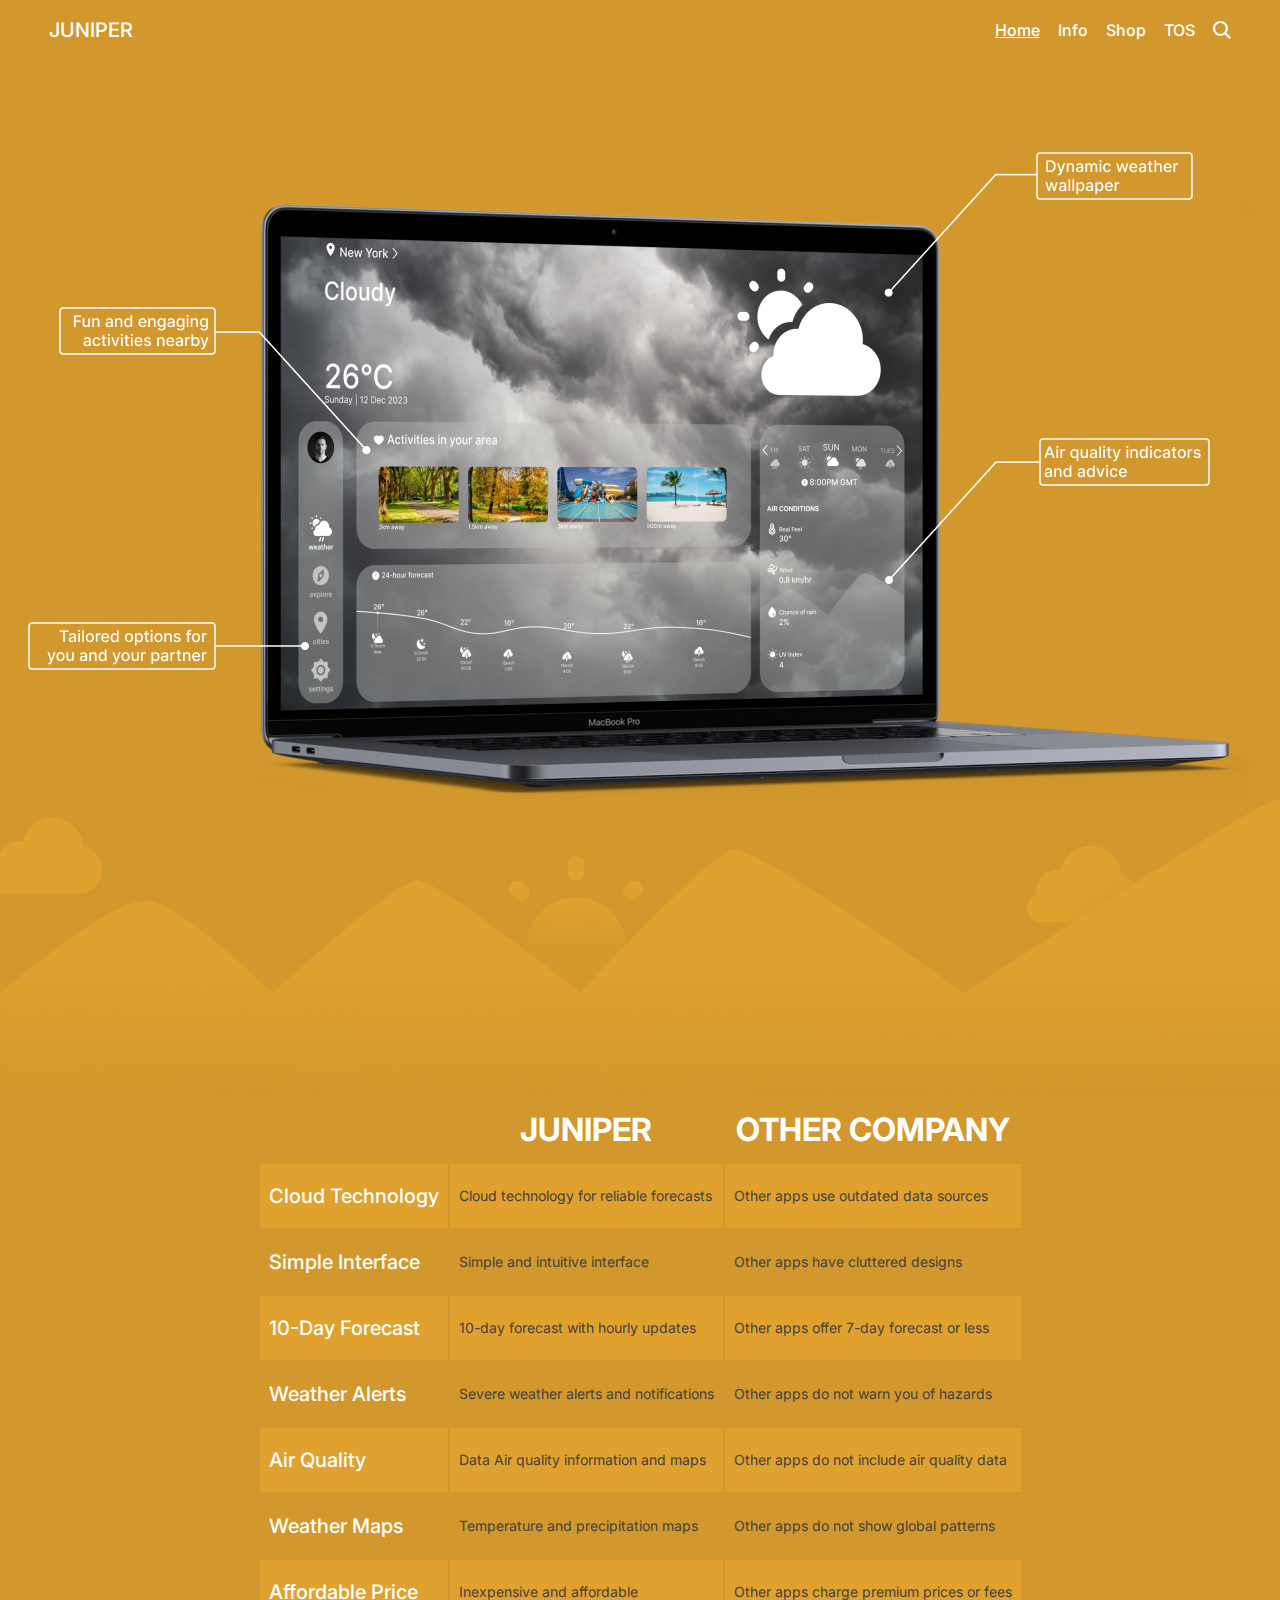
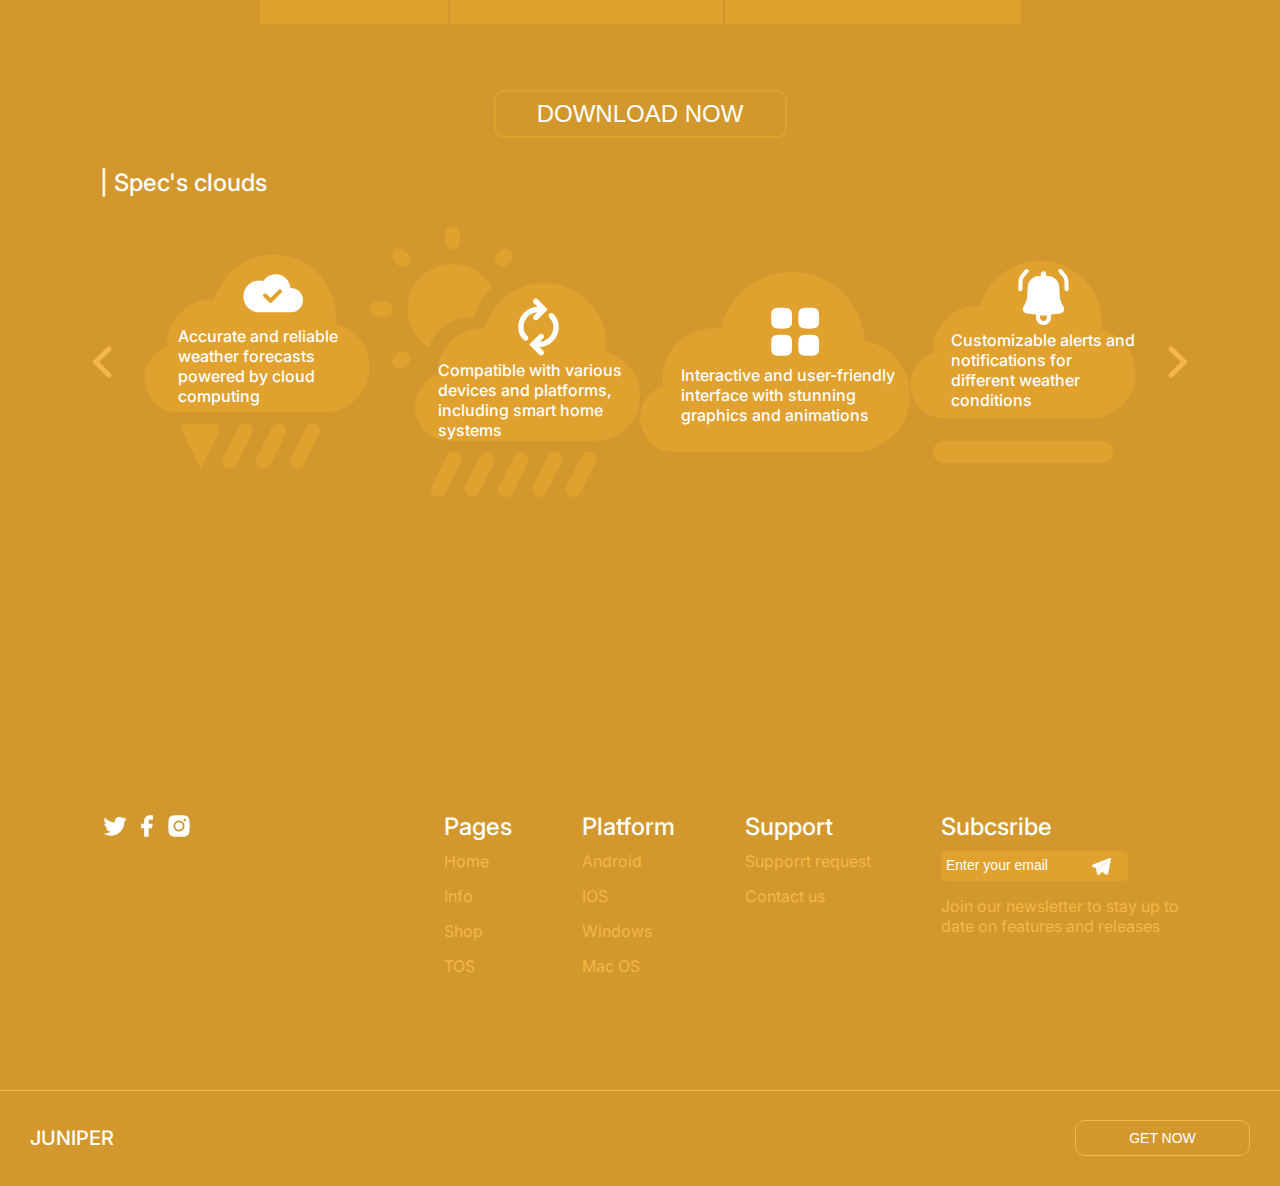
<file: info.html>
<!DOCTYPE html>
<html lang="en">
  <head>
    <meta charset="UTF-8" />
    <meta name="viewport" content="width=device-width, initial-scale=1.0" />
    <title>Juniper</title>
    <link rel="preconnect" href="https://fonts.googleapis.com" />
    <link rel="preconnect" href="https://fonts.gstatic.com" crossorigin />
    <link
      href="https://fonts.googleapis.com/css2?family=Inter:wght@100..900&display=swap"
      rel="stylesheet"
    />
    <link rel="stylesheet" href="./styles/info.css" />
  </head>
  <body>
    <header class="header header-nav">
      <a href="#" class="main-link">Juniper</a>

      <nav class="navigation">
        <a href="/" class="nav-link active">Home</a>
        <a href="./info.html" class="nav-link">Info</a>
        <a href="./shop.html" class="nav-link">Shop</a>
        <a href="./tos.html" class="nav-link">TOS</a>
        <img
          src="./assets/home/search-icon.svg"
          alt="Search"
          class="search-icon"
        />
      </nav>

      <img src="./assets/home/accordion.svg" alt="Navigation" class="nav-img" />
    </header>

    <section class="main-section">
      <img src="./assets/info/main-img.png" alt="The laptop" class="main-img" />
      <img
        src="./assets/info/mountains.png"
        alt="Mountains"
        class="mountains-img"
      />
    </section>

    <section class="compare-section">
      <table class="table">
        <thead>
          <tr>
            <th></th>
            <th>Juniper</th>
            <th>Other company</th>
          </tr>
        </thead>
        <tbody>
          <tr>
            <td class="column_white">Cloud Technology</td>
            <td>Cloud technology for reliable forecasts</td>
            <td>Other apps use outdated data sources</td>
          </tr>

          <tr>
            <td class="column_white">Simple Interface</td>
            <td>Simple and intuitive interface</td>
            <td>Other apps have cluttered designs</td>
          </tr>

          <tr>
            <td class="column_white">10-Day Forecast</td>
            <td>10-day forecast with hourly updates</td>
            <td>Other apps offer 7-day forecast or less</td>
          </tr>

          <tr>
            <td class="column_white">Weather Alerts</td>
            <td>Severe weather alerts and notifications</td>
            <td>Other apps do not warn you of hazards</td>
          </tr>

          <tr>
            <td class="column_white">Air Quality</td>
            <td>Data Air quality information and maps</td>
            <td>Other apps do not include air quality data</td>
          </tr>

          <tr>
            <td class="column_white">Weather Maps</td>
            <td>Temperature and precipitation maps</td>
            <td>Other apps do not show global patterns</td>
          </tr>

          <tr>
            <td class="column_white">Affordable Price</td>
            <td>Inexpensive and affordable</td>
            <td>Other apps charge premium prices or fees</td>
          </tr>
        </tbody>
      </table>

      <button class="compare-section__btn">Download now</button>
    </section>

    <section class="clouds-section">
      <p class="clouds__title">| Spec's clouds</p>

      <div class="clouds-wrapper">
        <img src="./assets/home/arrow-left.svg" alt="Arrow" class="arrow-img" />
        <div class="cloud-item__wrapper">
          <img
            src="./assets/info/rainy.svg"
            alt="Cloud"
            class="section-main__img"
          />
          <div class="cloud-item item_top">
            <img src="./assets/info/Cloud-check.svg" alt="Cloud checked" />
            <p>
              Accurate and reliable weather forecasts powered by cloud computing
            </p>
          </div>
        </div>

        <div class="cloud-item__wrapper mobile_unvisible">
          <img
            src="./assets/info/sunny.png"
            alt="Sunny cloud"
            class="section-main__img"
          />
          <div class="cloud-item item_left">
            <img src="./assets/info/Layer.svg" alt="Layer" />
            <p>
              Compatible with various devices and platforms, including smart
              home systems
            </p>
          </div>
        </div>

        <div class="cloud-item__wrapper cloud-item_unvisible">
          <img
            src="./assets/info/cloud.svg"
            alt="Cloud"
            class="section-main__img"
          />
          <div class="cloud-item">
            <img src="./assets/info/Layout.svg" alt="Layout" />
            <p>
              Interactive and user-friendly interface with stunning graphics and
              animations
            </p>
          </div>
        </div>

        <div class="cloud-item__wrapper cloud-item_unvisible">
          <img
            src="./assets/info/cloud-with-line.svg"
            alt="Cloud"
            class="section-main__img"
          />
          <div class="cloud-item item_bottom">
            <img src="./assets/info/Notification.svg" alt="Notification icon" />
            <p>
              Customizable alerts and notifications for different weather
              conditions
            </p>
          </div>
        </div>
        <img
          src="./assets/home/arrow-right.svg"
          alt="Arrow"
          class="arrow-img"
        />
      </div>
    </section>

    <footer class="footer-section">
      <div class="social-media__wrapper mobile">
        <div>
          <a href="https://twitter.com/" target="_blank">
            <img src="./assets//home/twitter-icon.svg" alt="Twitter icon" />
          </a>
        </div>

        <div>
          <a href="https://www.facebook.com/" target="_blank">
            <img src="./assets/home/facebook-icon.svg" alt="Facebook icon" />
          </a>
        </div>
        <div>
          <a href="https://www.instagram.com/" target="_blank">
            <img src="./assets/home/instagram-icon.svg" alt="Instagram icon" />
          </a>
        </div>
      </div>
      <div class="footer-container">
        <div class="social-media__wrapper desktop">
          <a href="https://twitter.com/" target="_blank">
            <img src="./assets//home/twitter-icon.svg" alt="Twitter icon" />
          </a>
          <a href="https://www.facebook.com/" target="_blank">
            <img src="./assets/home/facebook-icon.svg" alt="Facebook icon" />
          </a>
          <a href="https://www.instagram.com/" target="_blank">
            <img src="./assets/home/instagram-icon.svg" alt="Instagram icon" />
          </a>
        </div>

        <div class="footer-pages">
          <p class="footer__title">Pages</p>
          <ul class="list-ul">
            <li class="pages__list">
              <a href="#" class="footer__link">Home</a>
            </li>
            <li class="pages__list">
              <a href="#" class="footer__link">Info</a>
            </li>
            <li class="pages__list">
              <a href="#" class="footer__link">Shop</a>
            </li>
            <li class="pages__list">
              <a href="#" class="footer__link">TOS</a>
            </li>
          </ul>
        </div>

        <div class="footer-platform">
          <p class="footer__title">Platform</p>
          <div class="platform-links">
            <ul>
              <li><a href="#" class="footer__link">Android</a></li>
              <li><a href="#" class="footer__link">IOS</a></li>
              <li><a href="#" class="footer__link">Windows</a></li>
              <li><a href="#" class="footer__link">Mac OS</a></li>
            </ul>
          </div>
        </div>

        <div class="footer-support">
          <p class="footer__title">Support</p>
          <ul>
            <li><a href="#" class="footer__link">Supporrt request</a></li>
            <li><a href="#" class="footer__link">Contact us</a></li>
          </ul>
        </div>

        <div class="footer-subscribe">
          <p class="footer__title">Subcsribe</p>
          <div class="email-input__wrapper">
            <input
              type="text"
              placeholder="Enter your email"
              class="email-input"
            />
            <button class="send-btn">
              <img src="./assets/home/telegram-icon.svg" alt="Send icon" />
            </button>
          </div>
          <p class="subscribe__text">
            Join our newsletter to stay up to <br />
            date on features and releases
          </p>
        </div>
      </div>
      <div class="getapp-wrapper">
        <div class="footer-line"></div>
        <div class="footer-get">
          <h3 class="juniper">Juniper</h3>
          <button class="footer-btn">Get now</button>
        </div>
      </div>
    </footer>
  </body>
</html>
</file>
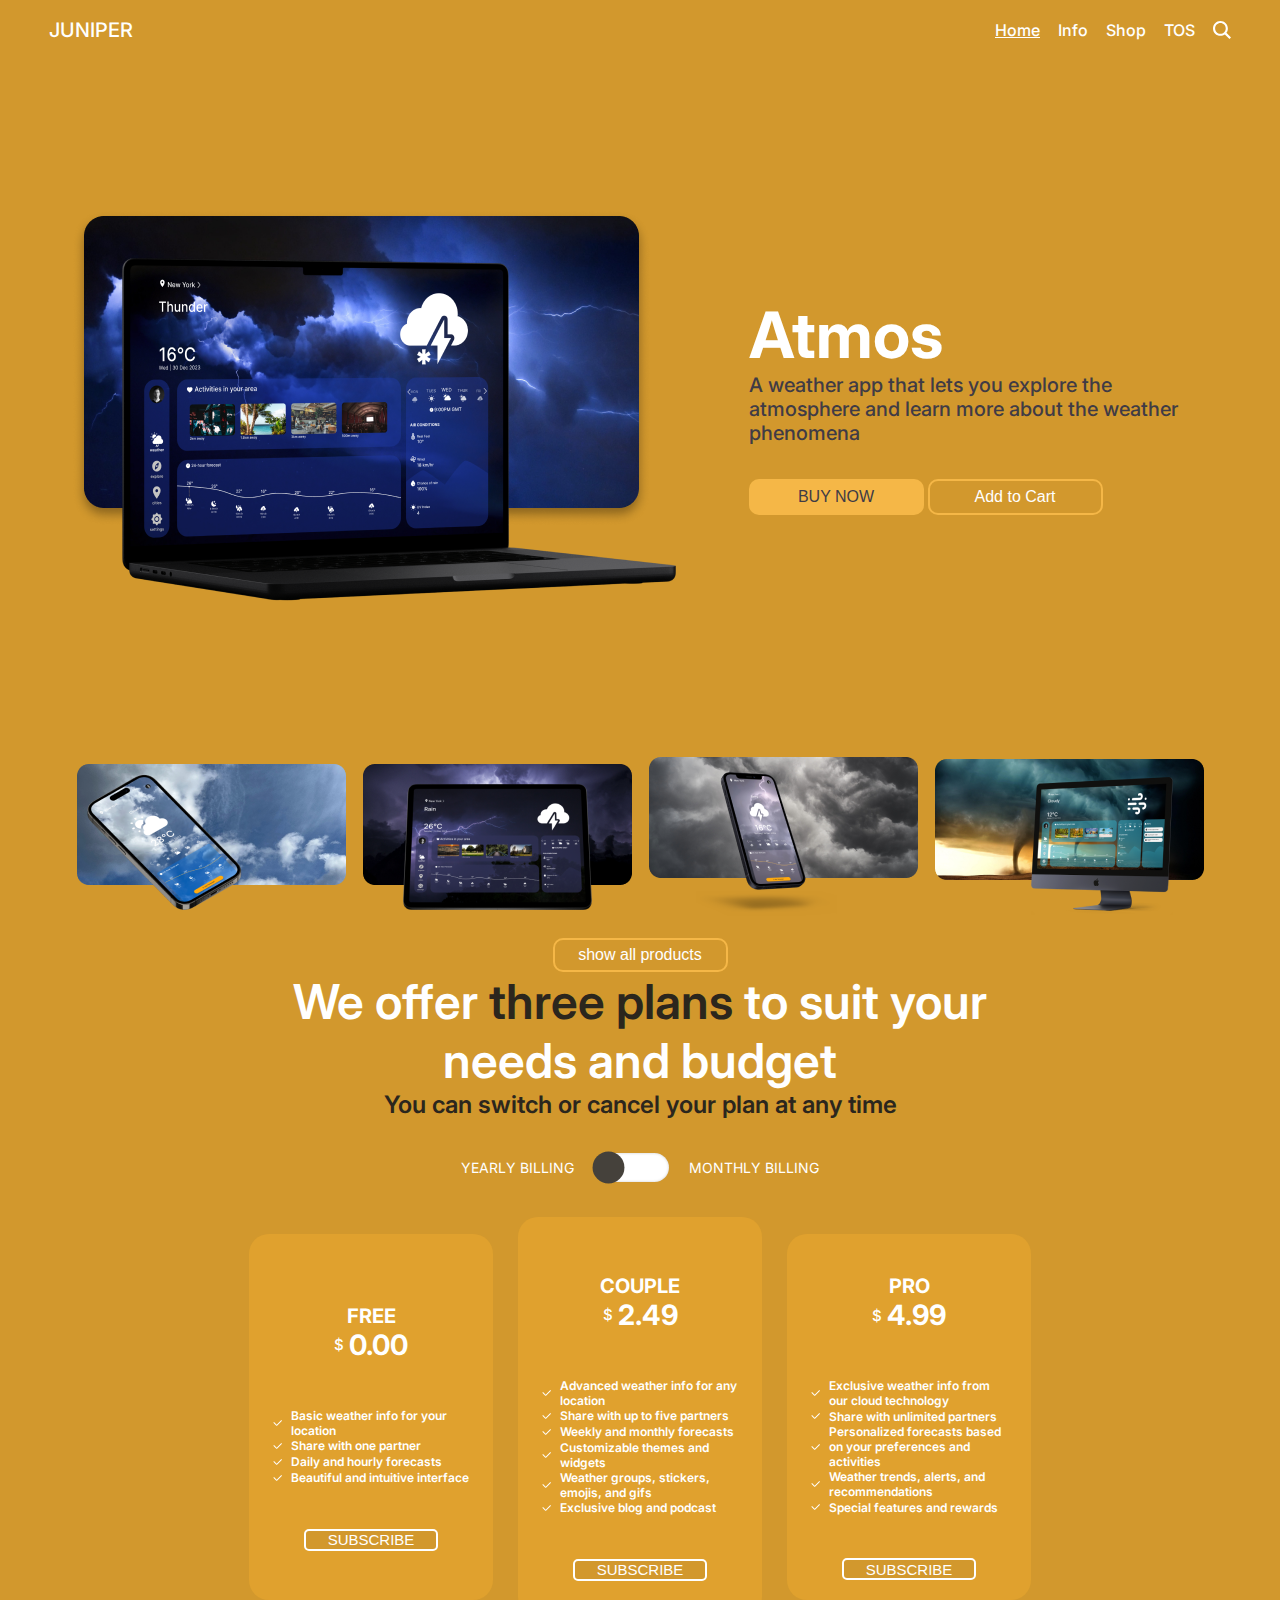
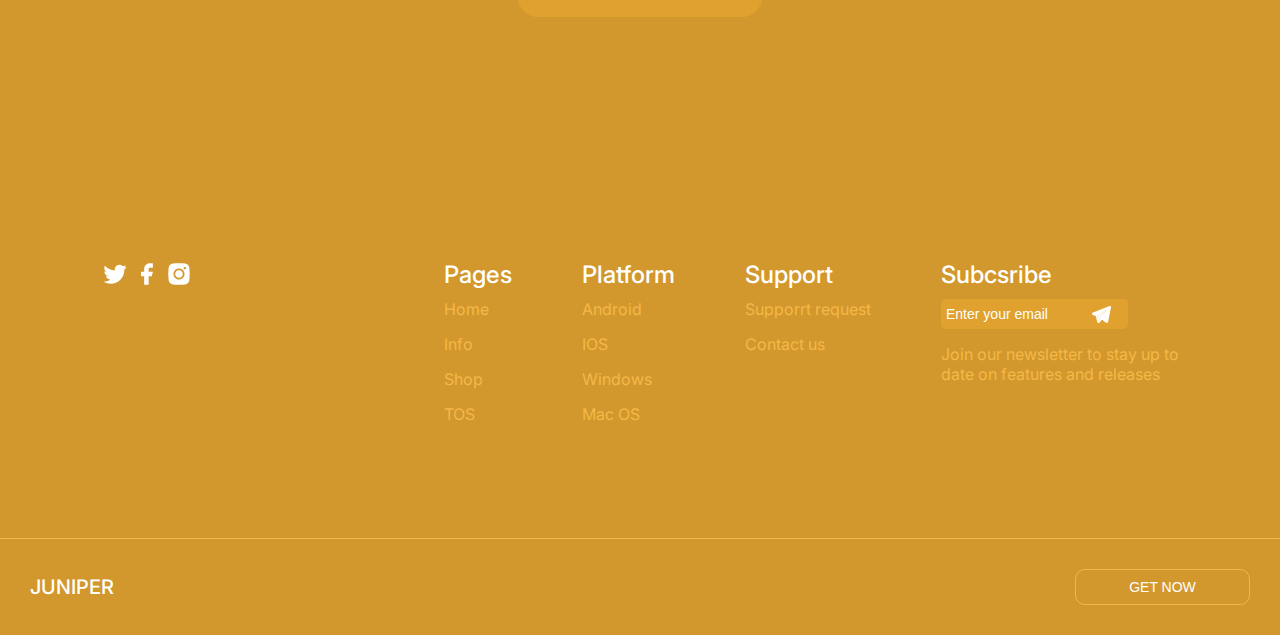
<file: shop.html>
<!DOCTYPE html>
<html lang="en">
  <head>
    <meta charset="UTF-8" />
    <meta name="viewport" content="width=device-width, initial-scale=1.0" />
    <title>Shop</title>
    <link rel="preconnect" href="https://fonts.googleapis.com" />
    <link rel="preconnect" href="https://fonts.gstatic.com" crossorigin />
    <link
      href="https://fonts.googleapis.com/css2?family=Inter:wght@100..900&display=swap"
      rel="stylesheet"
    />
    <link rel="stylesheet" href="./styles/shop.css" />
  </head>
  <body>
    <div class="container">
      <header class="header header-nav">
        <a href="#" class="main-link">Juniper</a>

        <nav class="navigation">
          <a href="/" class="nav-link active">Home</a>
          <a href="./info.html" class="nav-link">Info</a>
          <a href="./shop.html" class="nav-link">Shop</a>
          <a href="./tos.html" class="nav-link">TOS</a>
          <img
            src="./assets/home/search-icon.svg"
            alt="Search"
            class="search-icon"
          />
        </nav>

        <img
          src="./assets/home/accordion.svg"
          alt="Navigation"
          class="nav-img"
        />
      </header>

      <section class="atmos-section">
        <img src="./assets/shop/laptop.png" alt="The laptop" />

        <div class="atmos-content">
          <h2 class="atmos__title">Atmos</h2>
          <p class="atmos__text">
            A weather app that lets you explore the atmosphere and learn more
            about the weather phenomena
          </p>

          <div class="atmos-btns">
            <button class="atmos__btn atmos__btn-colored">Buy now</button>
            <button class="atmos__btn atmos__btn-bordered">Add to Cart</button>
          </div>
        </div>
      </section>

      <section class="products-section">
        <div class="products">
          <img src="./assets/shop/Iphone.png" alt="Iphone" />
          <img src="./assets/shop/Ipad.png" alt="Ipad" />
          <img
            src="./assets/shop/Iphone-rainy.png"
            alt="Iphone"
            class="img-tablet_hide"
          />
          <img src="./assets/shop/Desktop.png" alt="Desktop" class="img_hide" />
        </div>

        <button class="products__btn">show all products</button>
      </section>

      <section class="price-section">
        <h3 class="price__title">
          We offer <span>three plans</span> to suit your needs and budget
        </h3>
        <p class="products__subtitle">
          You can switch or cancel your plan at any time
        </p>

        <div class="price-type">
          <p>YEARLY BILLING</p>
          <input type="checkbox" class="price__switcher" />
          <p>MONTHLY BILLING</p>
        </div>

        <div class="price-cards">
          <img
            src="./assets/home/arrow-left.svg"
            alt="Arrow"
            class="arrow-img"
          />
          <div class="price__card card_hide">
            <div class="card-content">
              <p class="card__title">FREE</p>
              <p class="price__subtitle">
                <span>$</span>
                0.00
              </p>

              <div class="card-options">
                <div class="card__option">
                  <img src="./assets/shop/Check.svg" alt="Checkbox icon" />
                  <p>Basic weather info for your location</p>
                </div>
                <div class="card__option">
                  <img src="./assets/shop/Check.svg" alt="Checkbox icon" />
                  <p>Share with one partner</p>
                </div>
                <div class="card__option">
                  <img src="./assets/shop/Check.svg" alt="Checkbox icon" />
                  <p>Daily and hourly forecasts</p>
                </div>
                <div class="card__option">
                  <img src="./assets/shop/Check.svg" alt="Checkbox icon" />
                  <p>Beautiful and intuitive interface</p>
                </div>
              </div>
            </div>
            <button class="card__btn">SUBSCRIBE</button>
          </div>

          <div class="price__card price__card-big">
            <div class="card-content">
              <p class="card__title">COUPLE</p>
              <p class="price__subtitle">
                <span>$</span>
                2.49
              </p>

              <div class="card-options">
                <div class="card__option">
                  <img src="./assets/shop/Check.svg" alt="Checkbox icon" />
                  <p>Advanced weather info for any location</p>
                </div>
                <div class="card__option">
                  <img src="./assets/shop/Check.svg" alt="Checkbox icon" />
                  <p>Share with up to five partners</p>
                </div>
                <div class="card__option">
                  <img src="./assets/shop/Check.svg" alt="Checkbox icon" />
                  <p>Weekly and monthly forecasts</p>
                </div>
                <div class="card__option">
                  <img src="./assets/shop/Check.svg" alt="Checkbox icon" />
                  <p>Customizable themes and widgets</p>
                </div>
                <div class="card__option">
                  <img src="./assets/shop/Check.svg" alt="Checkbox icon" />
                  <p>Weather groups, stickers, emojis, and gifs</p>
                </div>
                <div class="card__option">
                  <img src="./assets/shop/Check.svg" alt="Checkbox icon" />
                  <p>Exclusive blog and podcast</p>
                </div>
              </div>
            </div>
            <button class="card__btn card__btn-big">SUBSCRIBE</button>
          </div>

          <div class="price__card card_hide">
            <div class="card-content">
              <p class="card__title">PRO</p>
              <p class="price__subtitle">
                <span>$</span>
                4.99
              </p>

              <div class="card-options">
                <div class="card__option">
                  <img src="./assets/shop/Check.svg" alt="Checkbox icon" />
                  <p>Exclusive weather info from our cloud technology</p>
                </div>
                <div class="card__option">
                  <img src="./assets/shop/Check.svg" alt="Checkbox icon" />
                  <p>Share with unlimited partners</p>
                </div>
                <div class="card__option">
                  <img src="./assets/shop/Check.svg" alt="Checkbox icon" />
                  <p>
                    Personalized forecasts based on your preferences and
                    activities
                  </p>
                </div>
                <div class="card__option">
                  <img src="./assets/shop/Check.svg" alt="Checkbox icon" />
                  <p>Weather trends, alerts, and recommendations</p>
                </div>
                <div class="card__option">
                  <img src="./assets/shop/Check.svg" alt="Checkbox icon" />
                  <p>Special features and rewards</p>
                </div>
              </div>
            </div>
            <button class="card__btn">SUBSCRIBE</button>
          </div>

          <img
            src="./assets/home/arrow-right.svg"
            alt="Arrow"
            class="arrow-img"
          />
        </div>
      </section>

      <footer class="footer-section">
        <div class="social-media__wrapper mobile">
          <div>
            <a href="https://twitter.com/" target="_blank">
              <img src="./assets//home/twitter-icon.svg" alt="Twitter icon" />
            </a>
          </div>

          <div>
            <a href="https://www.facebook.com/" target="_blank">
              <img src="./assets/home/facebook-icon.svg" alt="Facebook icon" />
            </a>
          </div>
          <div>
            <a href="https://www.instagram.com/" target="_blank">
              <img
                src="./assets/home/instagram-icon.svg"
                alt="Instagram icon"
              />
            </a>
          </div>
        </div>
        <div class="footer-container">
          <div class="social-media__wrapper desktop">
            <a href="https://twitter.com/" target="_blank">
              <img src="./assets//home/twitter-icon.svg" alt="Twitter icon" />
            </a>
            <a href="https://www.facebook.com/" target="_blank">
              <img src="./assets/home/facebook-icon.svg" alt="Facebook icon" />
            </a>
            <a href="https://www.instagram.com/" target="_blank">
              <img
                src="./assets/home/instagram-icon.svg"
                alt="Instagram icon"
              />
            </a>
          </div>

          <div class="footer-pages">
            <p class="footer__title">Pages</p>
            <ul class="list-ul">
              <li class="pages__list">
                <a href="#" class="footer__link">Home</a>
              </li>
              <li class="pages__list">
                <a href="#" class="footer__link">Info</a>
              </li>
              <li class="pages__list">
                <a href="#" class="footer__link">Shop</a>
              </li>
              <li class="pages__list">
                <a href="#" class="footer__link">TOS</a>
              </li>
            </ul>
          </div>

          <div class="footer-platform">
            <p class="footer__title">Platform</p>
            <div class="platform-links">
              <ul>
                <li><a href="#" class="footer__link">Android</a></li>
                <li><a href="#" class="footer__link">IOS</a></li>
                <li><a href="#" class="footer__link">Windows</a></li>
                <li><a href="#" class="footer__link">Mac OS</a></li>
              </ul>
            </div>
          </div>

          <div class="footer-support">
            <p class="footer__title">Support</p>
            <ul>
              <li><a href="#" class="footer__link">Supporrt request</a></li>
              <li><a href="#" class="footer__link">Contact us</a></li>
            </ul>
          </div>

          <div class="footer-subscribe">
            <p class="footer__title">Subcsribe</p>
            <div class="email-input__wrapper">
              <input
                type="text"
                placeholder="Enter your email"
                class="email-input"
              />
              <button class="send-btn">
                <img src="./assets/home/telegram-icon.svg" alt="Send icon" />
              </button>
            </div>
            <p class="subscribe__text">
              Join our newsletter to stay up to <br />
              date on features and releases
            </p>
          </div>
        </div>
        <div class="getapp-wrapper">
          <div class="footer-line"></div>
          <div class="footer-get">
            <h3 class="juniper">Juniper</h3>
            <button class="footer-btn">Get now</button>
          </div>
        </div>
      </footer>
    </div>
  </body>
</html>
</file>
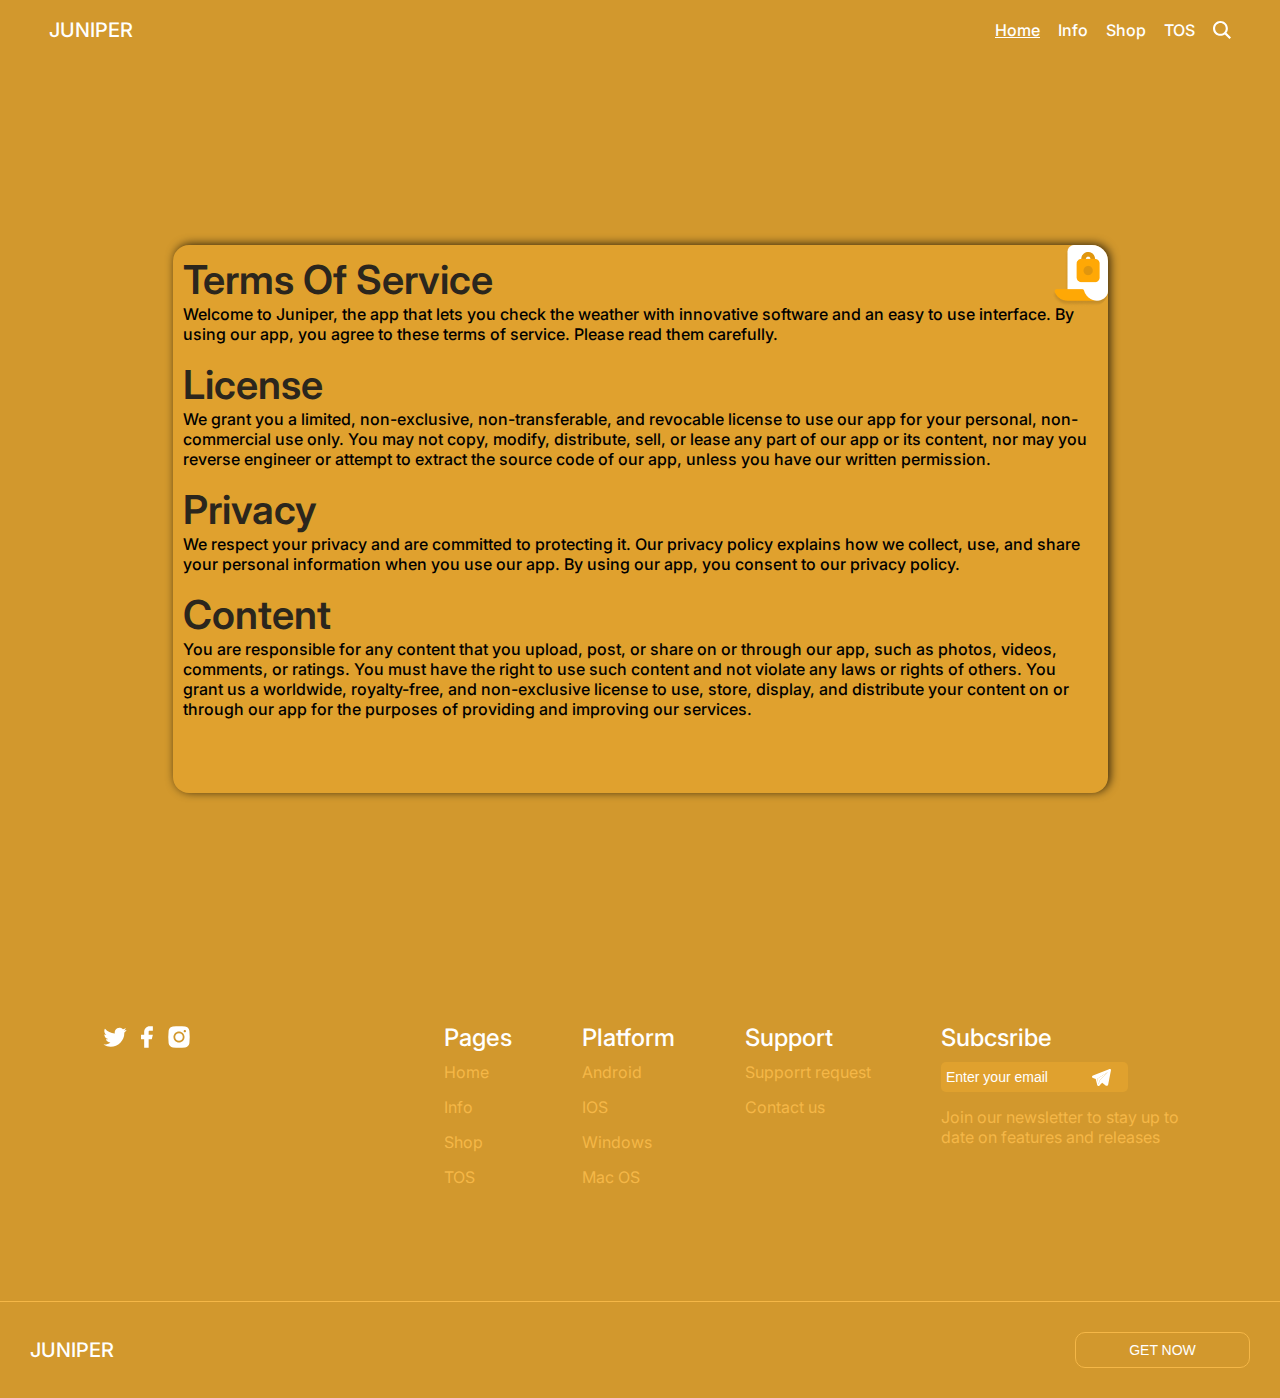
<file: tos.html>
<!DOCTYPE html>
<html lang="en">
  <head>
    <meta charset="UTF-8" />
    <meta name="viewport" content="width=device-width, initial-scale=1.0" />
    <title>Juniper</title>
    <link rel="preconnect" href="https://fonts.googleapis.com" />
    <link rel="preconnect" href="https://fonts.gstatic.com" crossorigin />
    <link
      href="https://fonts.googleapis.com/css2?family=Inter:wght@100..900&display=swap"
      rel="stylesheet"
    />
    <link rel="stylesheet" href="./styles/tos.css" />
  </head>
  <body>
    <header class="header header-nav">
      <a href="#" class="main-link">Juniper</a>

      <nav class="navigation">
        <a href="/" class="nav-link active">Home</a>
        <a href="#" class="nav-link">Info</a>
        <a href="./shop.html" class="nav-link">Shop</a>
        <a href="#" class="nav-link">TOS</a>
        <img
          src="./assets/home/search-icon.svg"
          alt="Search"
          class="search-icon"
        />
      </nav>

      <img src="./assets/home/accordion.svg" alt="Navigation" class="nav-img" />
    </header>

    <section class="tos-section">
      <div class="tos-wrapper">
        <img src="./assets/shop/Lock.png" alt="The lock" class="lock-img" />
        <div class="tos-item__wrapper">
          <div class="tos-item">
            <p class="tos__title">Terms Of Service</p>
            <p class="tos__subtitle">
              Welcome to Juniper, the app that lets you check the weather with
              innovative software and an easy to use interface. By using our
              app, you agree to these terms of service. Please read them
              carefully.
            </p>
          </div>
          <div class="tos-item">
            <p class="tos__title">License</p>
            <p class="tos__subtitle">
              We grant you a limited, non-exclusive, non-transferable, and
              revocable license to use our app for your personal, non-commercial
              use only. You may not copy, modify, distribute, sell, or lease any
              part of our app or its content, nor may you reverse engineer or
              attempt to extract the source code of our app, unless you have our
              written permission.
            </p>
          </div>
          <div class="tos-item">
            <p class="tos__title">Privacy</p>
            <p class="tos__subtitle">
              We respect your privacy and are committed to protecting it. Our
              privacy policy explains how we collect, use, and share your
              personal information when you use our app. By using our app, you
              consent to our privacy policy.
            </p>
          </div>
          <div class="tos-item item_unvisible">
            <p class="tos__title">Content</p>
            <p class="tos__subtitle">
              You are responsible for any content that you upload, post, or
              share on or through our app, such as photos, videos, comments, or
              ratings. You must have the right to use such content and not
              violate any laws or rights of others. You grant us a worldwide,
              royalty-free, and non-exclusive license to use, store, display,
              and distribute your content on or through our app for the purposes
              of providing and improving our services.
            </p>
          </div>
        </div>
      </div>
    </section>

    <footer class="footer-section">
      <div class="social-media__wrapper mobile">
        <div>
          <a href="https://twitter.com/" target="_blank">
            <img src="./assets//home/twitter-icon.svg" alt="Twitter icon" />
          </a>
        </div>

        <div>
          <a href="https://www.facebook.com/" target="_blank">
            <img src="./assets/home/facebook-icon.svg" alt="Facebook icon" />
          </a>
        </div>
        <div>
          <a href="https://www.instagram.com/" target="_blank">
            <img src="./assets/home/instagram-icon.svg" alt="Instagram icon" />
          </a>
        </div>
      </div>
      <div class="footer-container">
        <div class="social-media__wrapper desktop">
          <a href="https://twitter.com/" target="_blank">
            <img src="./assets//home/twitter-icon.svg" alt="Twitter icon" />
          </a>
          <a href="https://www.facebook.com/" target="_blank">
            <img src="./assets/home/facebook-icon.svg" alt="Facebook icon" />
          </a>
          <a href="https://www.instagram.com/" target="_blank">
            <img src="./assets/home/instagram-icon.svg" alt="Instagram icon" />
          </a>
        </div>

        <div class="footer-pages">
          <p class="footer__title">Pages</p>
          <ul class="list-ul">
            <li class="pages__list">
              <a href="#" class="footer__link">Home</a>
            </li>
            <li class="pages__list">
              <a href="#" class="footer__link">Info</a>
            </li>
            <li class="pages__list">
              <a href="#" class="footer__link">Shop</a>
            </li>
            <li class="pages__list">
              <a href="#" class="footer__link">TOS</a>
            </li>
          </ul>
        </div>

        <div class="footer-platform">
          <p class="footer__title">Platform</p>
          <div class="platform-links">
            <ul>
              <li><a href="#" class="footer__link">Android</a></li>
              <li><a href="#" class="footer__link">IOS</a></li>
              <li><a href="#" class="footer__link">Windows</a></li>
              <li><a href="#" class="footer__link">Mac OS</a></li>
            </ul>
          </div>
        </div>

        <div class="footer-support">
          <p class="footer__title">Support</p>
          <ul>
            <li><a href="#" class="footer__link">Supporrt request</a></li>
            <li><a href="#" class="footer__link">Contact us</a></li>
          </ul>
        </div>

        <div class="footer-subscribe">
          <p class="footer__title">Subcsribe</p>
          <div class="email-input__wrapper">
            <input
              type="text"
              placeholder="Enter your email"
              class="email-input"
            />
            <button class="send-btn">
              <img src="./assets/home/telegram-icon.svg" alt="Send icon" />
            </button>
          </div>
          <p class="subscribe__text">
            Join our newsletter to stay up to <br />
            date on features and releases
          </p>
        </div>
      </div>
      <div class="getapp-wrapper">
        <div class="footer-line"></div>
        <div class="footer-get">
          <h3 class="juniper">Juniper</h3>
          <button class="footer-btn">Get now</button>
        </div>
      </div>
    </footer>
  </body>
</html>
</file>
<file: styles/info.css>
* {
  box-sizing: border-box;
  margin: 0;
  padding: 0;
}

body {
  background-color: rgb(210, 152, 45);
  font-family: "Inter", sans-serif;
  /* max-width: 1440px; */
}

.container {
  margin: 0 auto;
}

a {
  text-decoration: none;
}

.header {
  display: flex;
  justify-content: space-between;
  padding: 18px 49px;
}

.nav-img {
  display: none;
}

.navigation {
  display: flex;
  align-items: center;
  gap: 18px;
}

.main-link,
.juniper {
  font-weight: 500;
  font-size: 20px;
  text-transform: uppercase;
  text-decoration: none;
  color: #fff;
}

.nav-link {
  font-weight: 500;
  font-size: 16px;
  color: #fff;
  text-decoration: none;
}

.nav-link:hover {
  text-decoration: underline;
}

.nav-link.active {
  text-decoration: underline;
}

.search-icon {
  cursor: pointer;
}

.main-section {
  display: flex;
  align-items: center;
  justify-content: center;
  flex-direction: column;
}

.mountains-img {
  width: 100%;
}

.compare-section {
  display: flex;
  align-items: center;
  justify-content: center;
  flex-direction: column;
  gap: 64px;
}

th {
  font-weight: 700;
  font-size: 32px;
  color: #fff;
  text-transform: uppercase;
}

tr,
td {
  border: 1px solid transparent;
  padding: 8px;
}

tr {
  width: 957px;
  height: 64px;
  border: none;
}

tbody tr:nth-child(odd) {
  background-color: rgb(224, 161, 46);
  border-color: rgb(224, 161, 46);
}

tbody tr:nth-child(even) {
  background-color: rgb(210, 152, 45);
  border-color: rgb(210, 152, 45);
}

td {
  font-weight: 400;
  font-size: 14px;
  color: rgb(69, 66, 59);
}

.compare-section__btn {
  width: 293px;
  height: 48px;
  font-weight: 500;
  font-size: 24px;
  color: #fff;
  border: 2px solid rgb(224, 161, 46);
  background-color: inherit;
  border-radius: 10px;
  text-transform: uppercase;
  cursor: pointer;
}

.column_white {
  font-weight: 500;
  font-size: 20px;
  color: #fff;
}

.clouds-wrapper {
  display: flex;
  justify-content: space-around;
  align-items: center;
  justify-content: center;
  flex-wrap: wrap;
  margin: 30px 0 195px 0;
}

.clouds__title {
  font-weight: 500;
  font-size: 24px;
  color: #fff;
  margin: 30px 0 30px 100px;
}

.cloud-item__wrapper {
  position: relative;
}

.cloud-item__wrapper:nth-child(1) .cloud-item__wrapper:nth-child(3) {
  align-self: flex-start;
}

.section-main__img {
  /* position: relative; */
  display: block;
}

.cloud-item {
  display: flex;
  align-items: center;
  justify-content: center;
  flex-direction: column;
  position: absolute;
  transform: translateY(-50%);
  top: 50%;
  left: 15%;
  /* bottom: 10px; */
}

.item_top {
  transform: translateY(-70%);
}

.item_left {
  left: 25%;
  top: 52%;
}

.item_bottom {
  transform: translateY(-67%);
  left: 18%;
}

.cloud-item {
}

.cloud-item p {
  font-weight: 500;
  font-size: 16px;
  color: #fff;
  /* position: absolute; */
}

.footer-container {
  display: flex;
  align-items: start;
  justify-content: center;
  flex-wrap: wrap;
  gap: 70px;
  height: 398px;
  padding-top: 120px;
}

.social-media__wrapper {
  margin-right: 181px;
  margin-left: 0;
}

li {
  list-style-type: none;
}

.footer__title {
  font-weight: 500;
  font-size: 24px;
  color: rgb(255, 255, 255);
  margin-bottom: 10px;
}

.footer__link {
  color: rgb(245, 183, 71);
  margin-bottom: 15px;
  display: block;
}

.subscribe__text {
  color: rgb(245, 183, 71);
}

.email-input__wrapper {
  display: flex;
  align-items: center;
  position: relative;
  width: 175px;
  background-color: rgb(224, 161, 46);
  border-radius: 10px;
  margin-bottom: 15px;
}

.email-input {
  height: 30px;
  border: none;
  background-color: rgb(224, 161, 46);
  padding: 5px;
  border-radius: 5px;
  outline: none;
}

.email-input::placeholder {
  font-weight: 500;
  font-size: 14px;
  color: #fff;
}

.send-btn {
  position: absolute;
  width: 30px;
  height: 30px;
  background: none;
  border: none;
  cursor: pointer;
  top: 0;
  right: 0;
}

.footer-get {
  display: flex;
  align-items: center;
  justify-content: space-between;
  padding: 30px;
}

.footer-line {
  width: 100%;
  height: 0.5px;
  background-color: rgb(245, 183, 71);
}

.footer-btn {
  width: 175px;
  height: 36px;
  border: 1px solid rgb(245, 183, 71);
  cursor: pointer;
  border-radius: 10px;
  text-transform: uppercase;
  font-weight: 500;
  font-size: 14px;
  color: #fff;
  background-color: inherit;
}

.mobile {
  display: none;
}

@media screen and (max-width: 1024px) {
  .navigation {
    display: none;
  }

  .header {
    display: flex;
    justify-content: space-between;
  }

  .nav-img {
    display: block;
    cursor: pointer;
  }

  .main-img {
    width: 949px;
    height: 526px;
  }

  .clouds-wrapper {
    align-items: center;
    justify-content: center;
    /* gap: 130px; */
  }

  .social-media__wrapper {
    display: flex;
    flex-direction: column;
    margin: 0 76px 0 87px;
  }

  .footer-container {
    gap: 40px;
  }

  .mobile {
    display: none;
  }
}

@media screen and (max-width: 745px) {
  .main-img {
    width: 600px;
    height: 300px;
  }

  th {
    font-size: 20px;
  }

  tr,
  td {
    padding: 3px;
  }

  .column_white {
    font-size: 16px;
  }

  .clouds-wrapper {
    /* flex-direction: column; */
  }

  .cloud-item_unvisible {
    display: none;
  }

  .footer-container {
    height: 490px;
  }

  .social-media__wrapper {
    margin-right: 112px;
  }

  .mobile {
    display: none;
  }

  .arrow {
    cursor: pointer;
  }
}

@media screen and (max-width: 376px) {
  .main-img {
    width: 338px;
    height: 249px;
  }

  table {
    width: 320px;
    height: 479px;
  }
  tr {
    /* padding: 0; */
  }

  th {
    font-size: 12px;
  }

  td {
    font-size: 10px;
  }

  .column_white {
    font-size: 12px;
  }

  .compare-section__btn {
    width: 150px;
    height: 24px;
    font-size: 12px;
  }

  .clouds__title {
    font-size: 20px;
  }

  .mobile_unvisible {
    display: none;
  }

  .clouds-wrapper {
    flex-wrap: nowrap;
    margin-bottom: 60px;
  }

  .desktop {
    display: none;
  }

  .mobile {
    margin: 69px 0 10px 30px;
  }

  .footer-container {
    height: 321px;
    gap: 20px;
    padding-top: 0;
    margin-bottom: 10px;
  }

  .footer__title {
    font-size: 20px;
  }

  .footer__link {
    font-size: 16px;
  }
}
</file>
<file: styles/shop.css>
* {
  box-sizing: border-box;
  margin: 0;
  padding: 0;
}

body {
  background-color: rgb(210, 152, 45);
  font-family: "Inter", sans-serif;
  /* max-width: 1440px; */
}

.container {
  margin: 0 auto;
}

a {
  text-decoration: none;
}

.header {
  display: flex;
  justify-content: space-between;
  padding: 18px 49px;
}

.navigation {
  display: flex;
  align-items: center;
  gap: 18px;
}

.nav-accordion {
  display: none;
}

.main-link,
.juniper {
  font-weight: 500;
  font-size: 20px;
  text-transform: uppercase;
  text-decoration: none;
  color: #fff;
}

.nav-link {
  font-weight: 500;
  font-size: 16px;
  color: #fff;
  text-decoration: none;
}

.nav-link:hover {
  text-decoration: underline;
}

.nav-link.active {
  text-decoration: underline;
}

.search-icon {
  cursor: pointer;
}

.nav-img {
  display: none;
}

.atmos-section {
  display: flex;
  align-items: center;
  justify-content: center;
  margin-bottom: 156px;
  margin-top: 150px;
  gap: 73px;
}

.atmos__title {
  font-weight: 700;
  font-size: 64px;
  color: rgb(255, 255, 255);
}

.atmos__text {
  font-weight: 500;
  font-size: 20px;
  color: rgb(64, 59, 69);
  width: 460px;
  margin-bottom: 34px;
}

.atmos__btn {
  width: 175px;
  height: 36px;
  border-radius: 10px;
  border: none;
  font-weight: 500;
  font-size: 16px;
  cursor: pointer;
}

.atmos__btn-colored {
  color: rgb(64, 59, 69);
  text-transform: uppercase;
  background-color: rgb(245, 183, 71);
}

.atmos__btn-bordered {
  border: 2px solid rgb(245, 183, 71);
  background-color: rgb(210, 152, 45);
  color: rgb(255, 255, 255);
}

.products-section {
  display: flex;
  flex-direction: column;
  align-items: center;
  gap: 21px;
}

.products {
  display: flex;
  align-items: center;
  justify-content: center;
  gap: 17px;
}

.products__btn {
  width: 175px;
  height: 34px;
  border: 2px solid rgb(245, 183, 71);
  background-color: rgb(210, 152, 45);
  color: rgb(255, 255, 255);
  border-radius: 10px;
  font-weight: 500;
  font-size: 16px;
  cursor: pointer;
}

.price-section {
  display: flex;
  flex-direction: column;
  align-items: center;
  justify-content: center;
  margin-bottom: 123px;
}

.arrow-img {
  display: none;
}

.price__title {
  font-weight: 600;
  font-size: 48px;
  color: #fff;
  text-align: center;
  width: 745px;
}

.price__title span {
  color: rgb(43, 38, 29);
}

input[type="checkbox"] {
  position: relative;
  width: 75px;
  height: 29px;
  appearance: none;
  outline: none;
  background: rgb(255, 255, 255);
  border-radius: 25px;
  transition: 0.5s;
  box-shadow: inset 0 0 3px rgba(0, 0, 0, 0.2);
  cursor: pointer;
}

input[type="checkbox"]::before {
  content: "";
  position: absolute;
  width: 29px;
  height: 29px;
  border-radius: 25px;
  top: 0;
  left: 0;
  background: rgb(69, 65, 59);
  transition: 0.5s;
  transform: scale(1.1);
}

input:checked[type="checkbox"]::before {
  left: 45px;
}

input:checked[type="checkbox"] {
  background: #fff;
}

.products__subtitle {
  font-size: 24px;
  font-weight: 600;
  color: rgb(43, 38, 29);
  margin-bottom: 34px;
}

.price-type {
  display: flex;
  align-items: center;
  font-weight: 400;
  font-size: 14px;
  color: #fff;
  gap: 20px;
  margin-bottom: 35px;
}

.price-cards {
  display: flex;
  align-items: center;
  justify-content: center;
  gap: 25px;
}

.price__card {
  width: 244px;
  height: 366px;
  background-color: rgb(224, 161, 46);
  border-radius: 20px;
  display: flex;
  flex-direction: column;
  align-items: center;
  justify-content: center;
  color: #fff;
  cursor: pointer;
}

.price__card-big {
  height: 400px;
}

.card-content {
  padding: 20px;
}

.card__title {
  font-weight: 700;
  font-size: 20px;
  text-align: center;
}

.price__subtitle {
  font-weight: 700;
  font-size: 28px;
  display: flex;
  align-items: center;
  justify-content: center;
  gap: 5px;
  padding-bottom: 46px;
}

.price__subtitle span {
  font-weight: 500;
  font-size: 15px;
}

.card-options {
  display: flex;
  flex-direction: column;
  align-items: start;
  justify-content: start;
}

li {
  list-style-type: none;
  display: block;
}

.card__option {
  display: flex;
  align-items: center;
  justify-content: start;
  gap: 5px;
}

.card__option p {
  font-weight: 600;
  font-size: 12px;
}

.card__btn {
  width: 134px;
  height: 22px;
  color: #fff;
  font-weight: 500;
  font-size: 15px;
  border: 2px solid #fff;
  border-radius: 5px;
  background-color: rgb(210, 152, 45);
  margin-top: 78px;
}

.card__btn {
  margin-top: 23px;
}

.footer-container {
  display: flex;
  align-items: start;
  justify-content: center;
  flex-wrap: wrap;
  gap: 70px;
  height: 398px;
  padding-top: 120px;
}

.social-media__wrapper {
  margin-right: 181px;
  margin-left: 0;
}

.footer__title {
  font-weight: 500;
  font-size: 24px;
  color: rgb(255, 255, 255);
  margin-bottom: 10px;
}

.footer__link {
  color: rgb(245, 183, 71);
  margin-bottom: 15px;
  display: block;
}

.subscribe__text {
  color: rgb(245, 183, 71);
}

.email-input__wrapper {
  display: flex;
  align-items: center;
  position: relative;
  width: 175px;
  background-color: rgb(224, 161, 46);
  border-radius: 10px;
  margin-bottom: 15px;
}

.email-input {
  height: 30px;
  border: none;
  background-color: rgb(224, 161, 46);
  padding: 5px;
  border-radius: 5px;
  outline: none;
}

.email-input::placeholder {
  font-weight: 500;
  font-size: 14px;
  color: #fff;
}

.send-btn {
  position: absolute;
  width: 30px;
  height: 30px;
  background: none;
  border: none;
  cursor: pointer;
  top: 0;
  right: 0;
}

.footer-get {
  display: flex;
  align-items: center;
  justify-content: space-between;
  padding: 30px;
}

.footer-line {
  width: 100%;
  height: 0.5px;
  background-color: rgb(245, 183, 71);
}

.footer-btn {
  width: 175px;
  height: 36px;
  border: 1px solid rgb(245, 183, 71);
  cursor: pointer;
  border-radius: 10px;
  text-transform: uppercase;
  font-weight: 500;
  font-size: 14px;
  color: #fff;
  background-color: inherit;
}

.mobile {
  display: none;
}

.getapp-wrapper {
  margin: 0 auto;
}

@media screen and (max-width: 1024px) {
  .navigation {
    display: none;
  }

  .header {
    display: flex;
    justify-content: space-between;
  }

  .nav-img {
    display: block;
    cursor: pointer;
  }

  .atmos-section {
    gap: 10px;
    margin-top: 76px;
  }

  .atmos__title {
    font-size: 60px;
  }

  .atmos__text {
    font-size: 18px;
    width: 300px;
  }

  .img_hide {
    display: none;
  }

  .footer-container {
    height: 500px;
  }
}

@media screen and (max-width: 744px) {
  .atmos-section {
    flex-direction: column;
    margin-bottom: 54px;
  }

  .atmos-section img {
    width: 520px;
  }

  .atmos__btn {
    width: 133px;
    height: 28px;
    font-weight: 500;
    font-size: 14px;
  }

  .products {
    flex-direction: column;
  }

  .img-tablet_hide {
    display: none;
  }

  .price__title {
    font-size: 36px;
    width: 520px;
    margin-top: 44px;
  }

  .products__subtitle {
    font-size: 16px;
  }

  .card_hide {
    display: none;
  }

  .social-media__wrapper {
    display: flex;
    flex-direction: column;
    margin-right: 0;
  }
  .mobile {
    display: none;
  }
}

@media screen and (max-width: 376px) {
  .atmos-section img {
    width: 320px;
  }

  .desktop {
    display: none;
  }

  .price__title {
    font-size: 32px;
    width: 320px;
  }

  .products__subtitle {
    font-size: 14px;
  }

  .price-cards {
    gap: 0;
  }

  .footer-container {
    height: 321px;
    gap: 20px;
    padding-top: 0;
    margin-bottom: 10px;
  }

  .mobile {
    display: flex;
    margin: 69px 0 0 30px;
  }

  .social-media__wrapper {
    flex-direction: row;
  }

  .footer__title {
    font-size: 20px;
  }

  .footer__link {
    font-size: 16px;
  }
}
</file>
<file: styles/tos.css>
* {
  box-sizing: border-box;
  margin: 0;
  padding: 0;
}

body {
  background-color: rgb(210, 152, 45);
  font-family: "Inter", sans-serif;
  /* max-width: 1440px; */
}

.container {
  margin: 0 auto;
}

a {
  text-decoration: none;
}

.main-link,
.juniper {
  font-weight: 500;
  font-size: 20px;
  text-transform: uppercase;
  text-decoration: none;
  color: #fff;
}

.header {
  display: flex;
  justify-content: space-between;
  padding: 18px 49px;
}

.nav-img {
  display: none;
}

.navigation {
  display: flex;
  align-items: center;
  gap: 18px;
}

.nav-link {
  font-weight: 500;
  font-size: 16px;
  color: #fff;
  text-decoration: none;
}

.nav-link:hover {
  text-decoration: underline;
}

.nav-link.active {
  text-decoration: underline;
}

.search-icon {
  cursor: pointer;
}

.tos-section {
  display: flex;
  align-items: center;
  justify-content: center;
}

.tos-wrapper {
  position: relative;
  width: 935px;
  height: 548px;
  border-radius: 16px;
  background-color: rgb(224, 161, 46);
  margin: 185px 0 110px 0;
  box-shadow: 2px -1px 10px 0px rgba(0, 0, 0, 0.75);
}

.lock-img {
  position: absolute;
  right: 0;
  border-radius: 16px;
}

.tos-item__wrapper {
  display: flex;
  flex-direction: column;
  align-items: center;
  justify-content: center;
  gap: 16px;
  padding: 10px;
}

.tos__title {
  font-weight: 600;
  font-size: 40px;
  color: rgb(43, 38, 29);
}

.tos__subtitle {
  font-weight: 500;
  font-size: 16px;
}

.footer-container {
  display: flex;
  align-items: start;
  justify-content: center;
  flex-wrap: wrap;
  gap: 70px;
  height: 398px;
  padding-top: 120px;
}

.social-media__wrapper {
  margin-right: 181px;
  margin-left: 0;
}

li {
  list-style-type: none;
}

.footer__title {
  font-weight: 500;
  font-size: 24px;
  color: rgb(255, 255, 255);
  margin-bottom: 10px;
}

.footer__link {
  color: rgb(245, 183, 71);
  margin-bottom: 15px;
  display: block;
}

.subscribe__text {
  color: rgb(245, 183, 71);
}

.email-input__wrapper {
  display: flex;
  align-items: center;
  position: relative;
  width: 175px;
  background-color: rgb(224, 161, 46);
  border-radius: 10px;
  margin-bottom: 15px;
}

.email-input {
  height: 30px;
  border: none;
  background-color: rgb(224, 161, 46);
  padding: 5px;
  border-radius: 5px;
  outline: none;
}

.email-input::placeholder {
  font-weight: 500;
  font-size: 14px;
  color: #fff;
}

.send-btn {
  position: absolute;
  width: 30px;
  height: 30px;
  background: none;
  border: none;
  cursor: pointer;
  top: 0;
  right: 0;
}

.footer-get {
  display: flex;
  align-items: center;
  justify-content: space-between;
  padding: 30px;
}

.footer-line {
  width: 100%;
  height: 0.5px;
  background-color: rgb(245, 183, 71);
}

.footer-btn {
  width: 175px;
  height: 36px;
  border: 1px solid rgb(245, 183, 71);
  cursor: pointer;
  border-radius: 10px;
  text-transform: uppercase;
  font-weight: 500;
  font-size: 14px;
  color: #fff;
  background-color: inherit;
}

.mobile {
  display: none;
}

@media screen and (max-width: 1024px) {
  .navigation {
    display: none;
  }

  .nav-img {
    display: block;
  }

  .tos-wrapper {
    margin: 185px 0 57px 0;
  }

  .tos-item__wrapper {
    padding: 20px;
  }

  .tos__title {
    font-size: 32px;
  }

  .tos__subtitle {
    font-size: 16px;
  }

  .social-media__wrapper {
    display: flex;
    flex-direction: column;
    margin: 0 76px 0 87px;
  }

  .footer-container {
    gap: 40px;
  }

  .mobile {
    display: none;
  }
}

@media screen and (max-width: 744px) {
  .tos-wrapper {
    width: 525px;
    height: 340px;
  }

  .tos__title {
    font-size: 16px;
  }

  .tos__subtitle {
    font-size: 10px;
  }

  .footer-container {
    height: 490px;
  }

  .social-media__wrapper {
    margin-right: 112px;
  }

  .mobile {
    display: none;
  }
}

@media screen and (max-width: 376px) {
  .tos-wrapper {
    width: 319px;
    height: 187px;
  }

  .tos-item__wrapper {
    gap: 9px;
  }

  .tos__title {
    font-size: 12px;
  }

  .tos__subtitle {
    font-size: 6px;
  }

  .item_unvisible {
    display: none;
  }

  .download-btn {
    width: 150px;
    height: 30px;
    font-size: 12px;
  }

  .social-media__wrapper {
    margin: 0;
    display: flex;
    flex-direction: row;
  }

  .desktop {
    display: none;
  }

  .mobile {
    margin: 69px 0 10px 30px;
  }

  .footer-container {
    height: 321px;
    gap: 20px;
    padding-top: 0;
    margin-bottom: 10px;
  }

  .footer__title {
    font-size: 20px;
  }

  .footer__link {
    font-size: 16px;
  }
}
</file>
